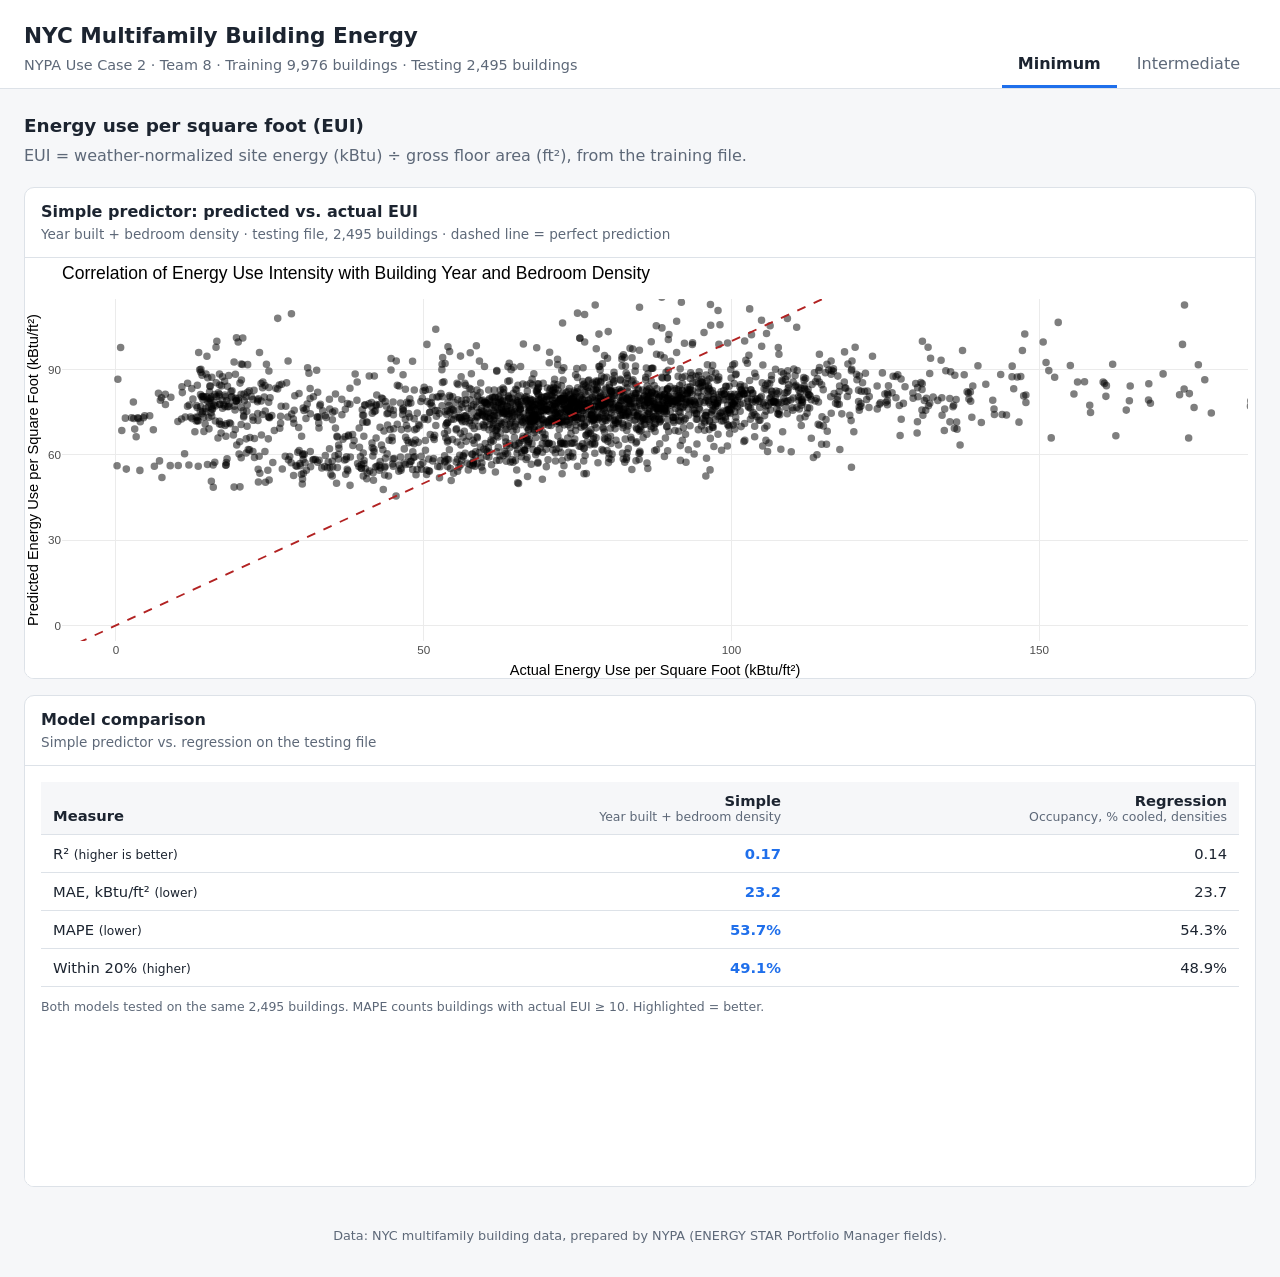
<file: frontend/index.html>
<!doctype html>
<html lang="en">
<head>
  <meta charset="utf-8">
  <meta name="viewport" content="width=device-width, initial-scale=1">
  <title>NYC Building Energy</title>
  <link rel="stylesheet" href="styles.css">
</head>
<body>
  <header class="top">
    <div>
      <h1>NYC Multifamily Building Energy</h1>
      <p class="sub">NYPA Use Case 2 · Team 8 · Training 9,976 buildings · Testing 2,495 buildings</p>
    </div>
    <nav class="tabs" role="tablist">
      <button role="tab" data-tab="minimum" aria-selected="true">Minimum</button>
      <button role="tab" data-tab="intermediate" aria-selected="false">Intermediate</button>
    </nav>
  </header>

  <main>
    <section id="minimum" class="panel" role="tabpanel">
      <h2>Energy use per square foot (EUI)</h2>
      <p class="lede">EUI = weather-normalized site energy (kBtu) ÷ gross floor area (ft²), from the training file.</p>
      <div class="grid" data-slots="minimum"></div>
    </section>

    <section id="intermediate" class="panel" role="tabpanel" hidden>
      <h2>Linear regression: predicted vs. actual</h2>
      <p class="lede">Model fit on the training file and scored on the testing file.</p>
      <div class="formulas">
        <div>
          <h3>MAPE (overall accuracy)</h3>
          <p><code>mean( |actual − predicted| ÷ actual ) × 100</code></p>
          <p class="muted">15% means predictions are 15% off actual use on average. Lower is better.</p>
        </div>
      </div>
      <div class="grid" data-slots="intermediate"></div>
    </section>
  </main>

  <footer>Data: NYC multifamily building data, prepared by NYPA (ENERGY STAR Portfolio Manager fields).</footer>

  <script src="app.js"></script>
</body>
</html>
</file>
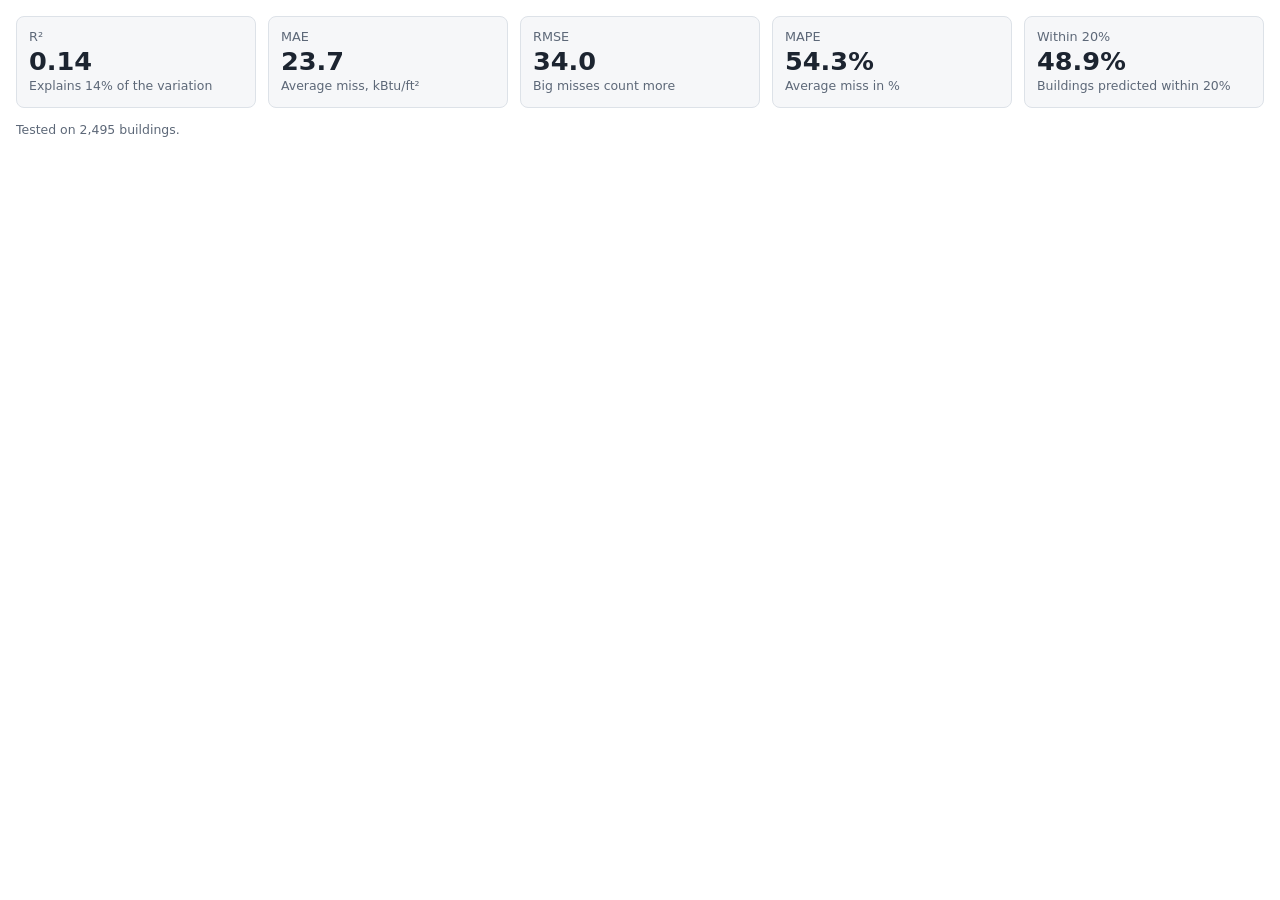
<file: frontend/charts/metrics.html>
<!doctype html>
<html lang="en">
<head>
  <meta charset="utf-8">
  <meta name="viewport" content="width=device-width, initial-scale=1">
  <title>Regression Accuracy</title>
  <style>
    :root { --bg: #ffffff; --text: #1c2430; --muted: #5d6878; --border: #dde2e8; --tile: #f6f7f9; }
    @media (prefers-color-scheme: dark) {
      :root { --bg: #1a2029; --text: #e6eaf0; --muted: #9aa5b4; --border: #2c3542; --tile: #151a22; }
    }
    * { box-sizing: border-box; }
    body { margin: 0; padding: 16px; background: var(--bg); color: var(--text);
           font-family: system-ui, -apple-system, "Segoe UI", sans-serif; }
    .tiles { display: grid; grid-template-columns: repeat(auto-fit, minmax(140px, 1fr)); gap: 12px; }
    .tile { background: var(--tile); border: 1px solid var(--border); border-radius: 8px; padding: 12px; }
    .label { font-size: 0.8rem; color: var(--muted); }
    .value { font-size: 1.6rem; font-weight: 650; margin: 2px 0; font-variant-numeric: tabular-nums; }
    .hint { font-size: 0.78rem; color: var(--muted); line-height: 1.35; }
    p.note { margin: 14px 0 0; font-size: 0.78rem; color: var(--muted); }
  </style>
</head>
<body>
  <div class="tiles">
    <div class="tile"><div class="label">R²</div><div class="value">0.14</div><div class="hint">Explains 14% of the variation</div></div>
    <div class="tile"><div class="label">MAE</div><div class="value">23.7</div><div class="hint">Average miss, kBtu/ft²</div></div>
    <div class="tile"><div class="label">RMSE</div><div class="value">34.0</div><div class="hint">Big misses count more</div></div>
    <div class="tile"><div class="label">MAPE</div><div class="value">54.3%</div><div class="hint">Average miss in %</div></div>
    <div class="tile"><div class="label">Within 20%</div><div class="value">48.9%</div><div class="hint">Buildings predicted within 20%</div></div>
  </div>
  <p class="note">Tested on 2,495 buildings.</p>
</body>
</html>
</file>
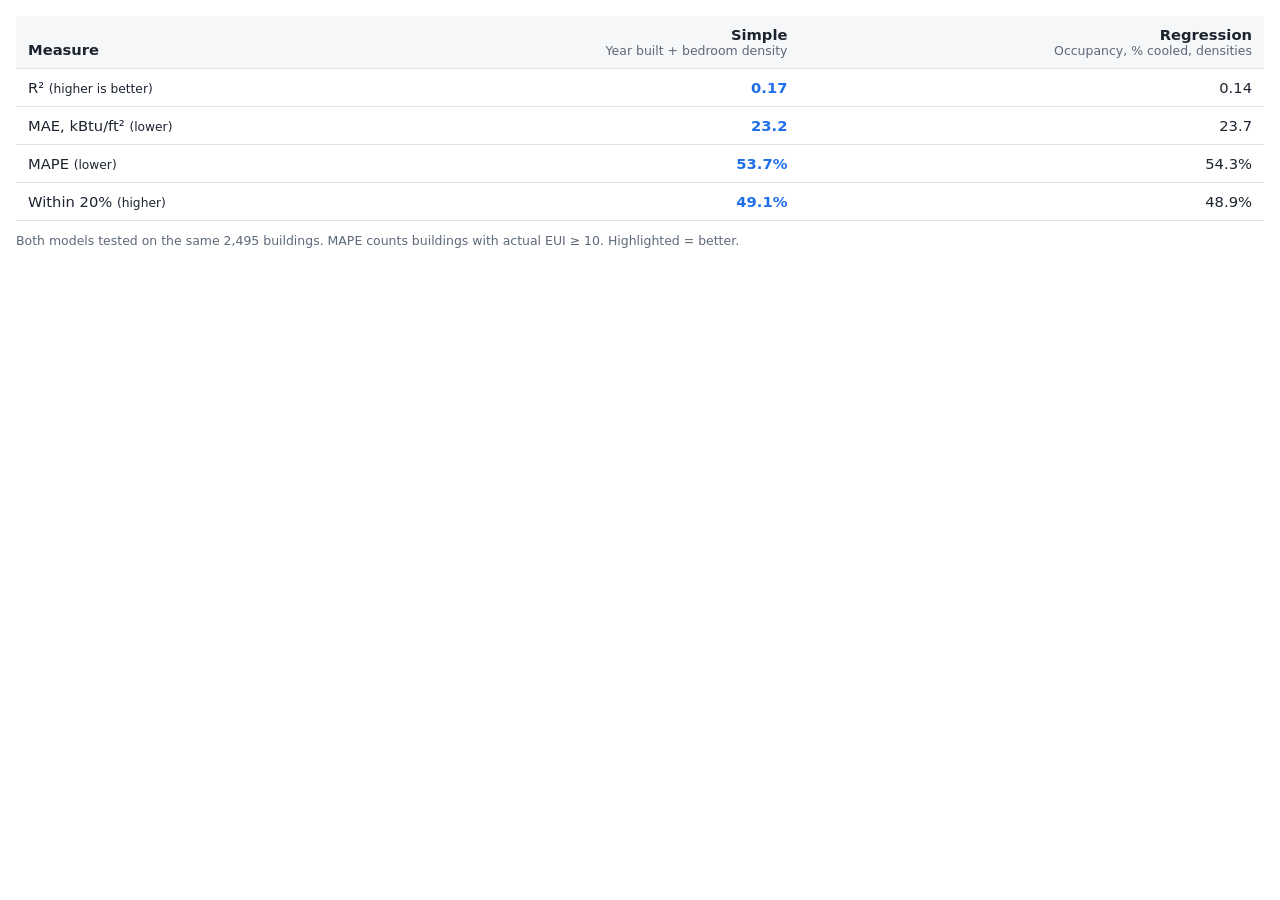
<file: frontend/charts/model_comparison_min.html>
<!doctype html>
<html lang="en">
<head>
  <meta charset="utf-8">
  <meta name="viewport" content="width=device-width, initial-scale=1">
  <title>Model Comparison</title>
  <style>
    :root { --bg: #ffffff; --text: #1c2430; --muted: #5d6878; --border: #dde2e8; --head: #f6f7f9; --best: #1f6feb; }
    @media (prefers-color-scheme: dark) {
      :root { --bg: #1a2029; --text: #e6eaf0; --muted: #9aa5b4; --border: #2c3542; --head: #151a22; --best: #5b9bff; }
    }
    * { box-sizing: border-box; }
    body { margin: 0; padding: 16px; background: var(--bg); color: var(--text);
           font-family: system-ui, -apple-system, "Segoe UI", sans-serif; font-size: 0.92rem; }
    .wrap { overflow-x: auto; }
    table { width: 100%; border-collapse: collapse; font-variant-numeric: tabular-nums; }
    th, td { padding: 10px 12px; border-bottom: 1px solid var(--border); text-align: right; }
    th:first-child, td:first-child { text-align: left; }
    thead th { background: var(--head); font-weight: 600; vertical-align: bottom; }
    thead small { display: block; font-weight: 400; color: var(--muted); font-size: 0.78rem; }
    td.best { color: var(--best); font-weight: 650; }
    p.note { margin: 12px 0 0; font-size: 0.78rem; color: var(--muted); }
  </style>
</head>
<body>
  <div class="wrap">
    <table>
      <thead>
        <tr>
          <th>Measure</th>
          <th>Simple<small>Year built + bedroom density</small></th>
          <th>Regression<small>Occupancy, % cooled, densities</small></th>
        </tr>
      </thead>
      <tbody>
        <tr><td>R² <small>(higher is better)</small></td><td class="best">0.17</td><td>0.14</td></tr>
        <tr><td>MAE, kBtu/ft² <small>(lower)</small></td><td class="best">23.2</td><td>23.7</td></tr>
        <tr><td>MAPE <small>(lower)</small></td><td class="best">53.7%</td><td>54.3%</td></tr>
        <tr><td>Within 20% <small>(higher)</small></td><td class="best">49.1%</td><td>48.9%</td></tr>
      </tbody>
    </table>
  </div>
  <p class="note">Both models tested on the same 2,495 buildings. MAPE counts buildings with actual EUI ≥ 10. Highlighted = better.</p>
</body>
</html>
</file>
<file: frontend/styles.css>
:root {
  --bg: #f6f7f9;
  --surface: #ffffff;
  --text: #1c2430;
  --muted: #5d6878;
  --border: #dde2e8;
  --accent: #1f6feb;
  --placeholder: #f0f3f7;
  --good: #1a7f37;
}
@media (prefers-color-scheme: dark) {
  :root {
    --bg: #11151b;
    --surface: #1a2029;
    --text: #e6eaf0;
    --muted: #9aa5b4;
    --border: #2c3542;
    --accent: #5b9bff;
    --placeholder: #151a22;
    --good: #3fb950;
  }
}

* { box-sizing: border-box; }
body {
  margin: 0;
  font-family: system-ui, -apple-system, "Segoe UI", sans-serif;
  background: var(--bg);
  color: var(--text);
  line-height: 1.45;
}

.top {
  display: flex;
  flex-wrap: wrap;
  gap: 16px;
  align-items: end;
  justify-content: space-between;
  padding: 20px 24px 0;
  border-bottom: 1px solid var(--border);
  background: var(--surface);
}
h1 { margin: 0; font-size: 1.35rem; }
.sub { margin: 4px 0 12px; color: var(--muted); font-size: 0.9rem; }

.tabs { display: flex; gap: 4px; }
.tabs button {
  font: inherit;
  padding: 10px 16px;
  border: 0;
  border-bottom: 3px solid transparent;
  background: none;
  color: var(--muted);
  cursor: pointer;
}
.tabs button[aria-selected="true"] { color: var(--text); border-bottom-color: var(--accent); font-weight: 600; }

main { max-width: 1280px; margin: 0 auto; padding: 24px; }
h2 { margin: 0 0 4px; font-size: 1.15rem; }
.lede { margin: 0 0 20px; color: var(--muted); }

.grid {
  display: grid;
  grid-template-columns: repeat(auto-fit, minmax(min(100%, 520px), 1fr));
  gap: 16px;
}

.card {
  background: var(--surface);
  border: 1px solid var(--border);
  border-radius: 10px;
  overflow: hidden;
  display: flex;
  flex-direction: column;
}
.card.wide { grid-column: 1 / -1; }
.card header { padding: 12px 16px; border-bottom: 1px solid var(--border); }
.card h3 { margin: 0; font-size: 1rem; }
.card header p { margin: 2px 0 0; color: var(--muted); font-size: 0.85rem; }

.frame { height: 420px; position: relative; }
.frame iframe { width: 100%; height: 100%; border: 0; display: block; background: #fff; }

.placeholder {
  height: 100%;
  display: grid;
  place-content: center;
  text-align: center;
  gap: 6px;
  padding: 16px;
  background: var(--placeholder);
  color: var(--muted);
  font-size: 0.9rem;
}
.placeholder strong { color: var(--text); }
.placeholder code {
  font-size: 0.8rem;
  background: var(--surface);
  border: 1px solid var(--border);
  padding: 2px 6px;
  border-radius: 4px;
}

.formulas {
  display: grid;
  grid-template-columns: repeat(auto-fit, minmax(min(100%, 320px), 1fr));
  gap: 16px;
  margin: 0 0 16px;
}
.formulas > div {
  background: var(--surface);
  border: 1px solid var(--border);
  border-radius: 10px;
  padding: 12px 16px;
}
.formulas h3 { margin: 0 0 6px; font-size: 0.95rem; }
.formulas p { margin: 4px 0; }
.formulas code { font-size: 0.85rem; }
.muted { color: var(--muted); font-size: 0.85rem; }

.card-body { padding: 4px 16px 8px; }
.glossary { margin: 0; font-size: 0.9rem; }
.glossary .term {
  display: grid;
  grid-template-columns: 6.5rem 1fr;
  gap: 4px 14px;
  align-items: baseline;
  padding: 12px 0;
  border-bottom: 1px solid var(--border);
}
.glossary .term:last-child { border-bottom: 0; }
.glossary dt { font-weight: 650; font-size: 0.95rem; }
.glossary dd { margin: 0; color: var(--muted); }
.glossary .dir {
  display: inline-block;
  margin-top: 6px;
  margin-left: 0;
  padding: 1px 8px;
  border-radius: 999px;
  font-size: 0.75rem;
  font-weight: 600;
  border: 1px solid var(--border);
  white-space: nowrap;
}
.glossary dd .dir { display: table; }
.glossary .dir.up { color: var(--good); border-color: color-mix(in srgb, var(--good) 40%, transparent); background: color-mix(in srgb, var(--good) 10%, transparent); }
.glossary .dir.down { color: var(--accent); border-color: color-mix(in srgb, var(--accent) 40%, transparent); background: color-mix(in srgb, var(--accent) 10%, transparent); }
@media (max-width: 420px) {
  .glossary .term { grid-template-columns: 1fr; }
}


footer { padding: 16px 24px 32px; color: var(--muted); font-size: 0.8rem; text-align: center; }

@media (max-width: 600px) {
  .top, main { padding-left: 16px; padding-right: 16px; }
  .frame { height: 340px; }
}
</file>
